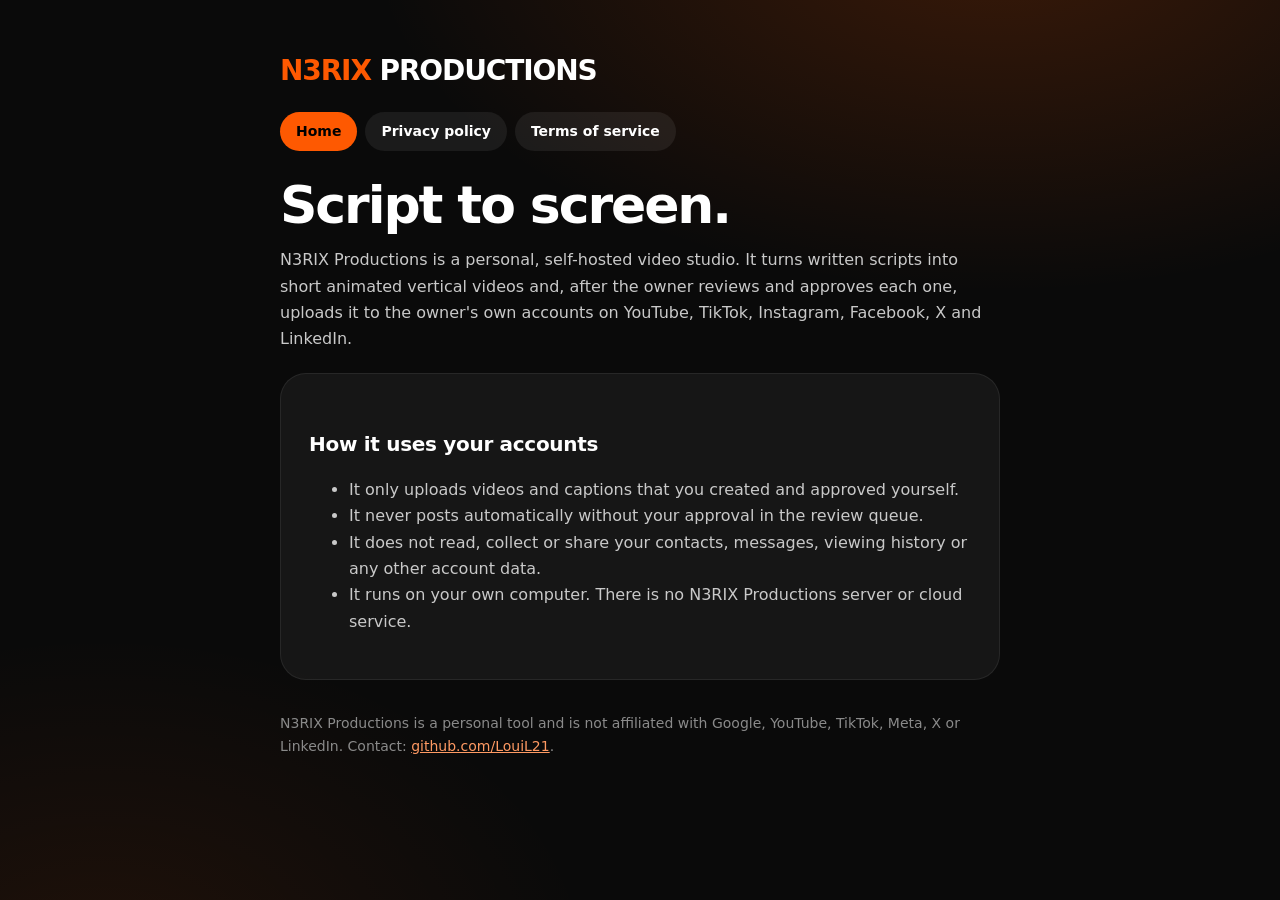
<file: index.html>
<!doctype html>
<html lang="en">
<head>
<meta charset="utf-8">
<meta name="viewport" content="width=device-width, initial-scale=1">
<title>N3RIX Productions</title>
<meta name="description" content="N3RIX Productions is a personal video studio that publishes the owner's own short videos to their own social accounts.">
<link rel="stylesheet" href="style.css">
</head>
<body>
<main>
  <div class="wordmark"><b>N3RIX</b> PRODUCTIONS</div>
  <nav><a class="on" href="./">Home</a><a href="privacy.html">Privacy policy</a><a href="terms.html">Terms of service</a></nav>
  <h1>Script to screen.</h1>
  <p>N3RIX Productions is a personal, self-hosted video studio. It turns written scripts into short animated vertical videos and, after the owner reviews and approves each one, uploads it to the owner's own accounts on YouTube, TikTok, Instagram, Facebook, X and LinkedIn.</p>
  <div class="card">
    <h2>How it uses your accounts</h2>
    <ul>
      <li>It only uploads videos and captions that you created and approved yourself.</li>
      <li>It never posts automatically without your approval in the review queue.</li>
      <li>It does not read, collect or share your contacts, messages, viewing history or any other account data.</li>
      <li>It runs on your own computer. There is no N3RIX Productions server or cloud service.</li>
    </ul>
  </div>
  <footer class="muted">N3RIX Productions is a personal tool and is not affiliated with Google, YouTube, TikTok, Meta, X or LinkedIn. Contact: <a href="https://github.com/LouiL21">github.com/LouiL21</a>.</footer>
</main>
</body>
</html>
</file>
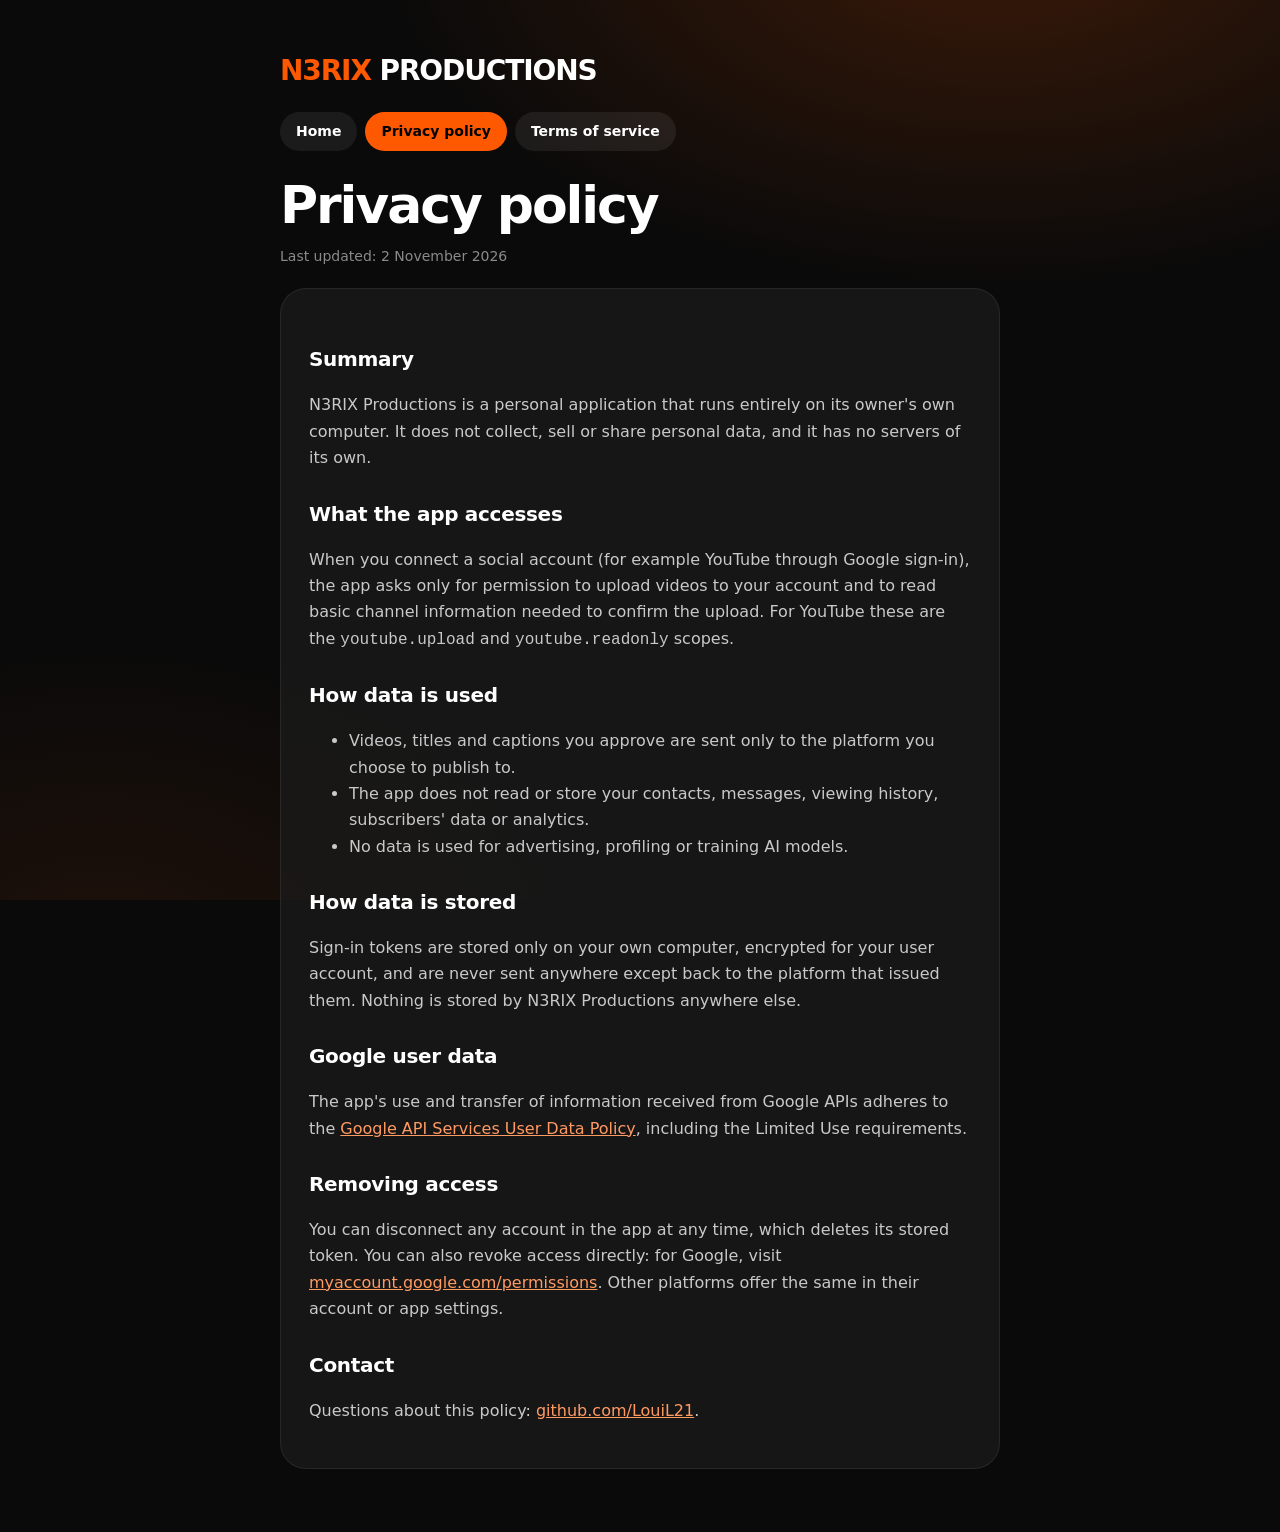
<file: privacy.html>
<!doctype html>
<html lang="en">
<head>
<meta charset="utf-8">
<meta name="viewport" content="width=device-width, initial-scale=1">
<title>Privacy policy · N3RIX Productions</title>
<link rel="stylesheet" href="style.css">
</head>
<body>
<main>
  <div class="wordmark"><b>N3RIX</b> PRODUCTIONS</div>
  <nav><a href="./">Home</a><a class="on" href="privacy.html">Privacy policy</a><a href="terms.html">Terms of service</a></nav>
  <h1>Privacy policy</h1>
  <p class="muted">Last updated: 2 November 2026</p>

  <div class="card">
    <h2>Summary</h2>
    <p>N3RIX Productions is a personal application that runs entirely on its owner's own computer. It does not collect, sell or share personal data, and it has no servers of its own.</p>

    <h2>What the app accesses</h2>
    <p>When you connect a social account (for example YouTube through Google sign-in), the app asks only for permission to upload videos to your account and to read basic channel information needed to confirm the upload. For YouTube these are the <code>youtube.upload</code> and <code>youtube.readonly</code> scopes.</p>

    <h2>How data is used</h2>
    <ul>
      <li>Videos, titles and captions you approve are sent only to the platform you choose to publish to.</li>
      <li>The app does not read or store your contacts, messages, viewing history, subscribers' data or analytics.</li>
      <li>No data is used for advertising, profiling or training AI models.</li>
    </ul>

    <h2>How data is stored</h2>
    <p>Sign-in tokens are stored only on your own computer, encrypted for your user account, and are never sent anywhere except back to the platform that issued them. Nothing is stored by N3RIX Productions anywhere else.</p>

    <h2>Google user data</h2>
    <p>The app's use and transfer of information received from Google APIs adheres to the <a href="https://developers.google.com/terms/api-services-user-data-policy">Google API Services User Data Policy</a>, including the Limited Use requirements.</p>

    <h2>Removing access</h2>
    <p>You can disconnect any account in the app at any time, which deletes its stored token. You can also revoke access directly: for Google, visit <a href="https://myaccount.google.com/permissions">myaccount.google.com/permissions</a>. Other platforms offer the same in their account or app settings.</p>

    <h2>Contact</h2>
    <p>Questions about this policy: <a href="https://github.com/LouiL21">github.com/LouiL21</a>.</p>
  </div>
</main>
</body>
</html>
</file>
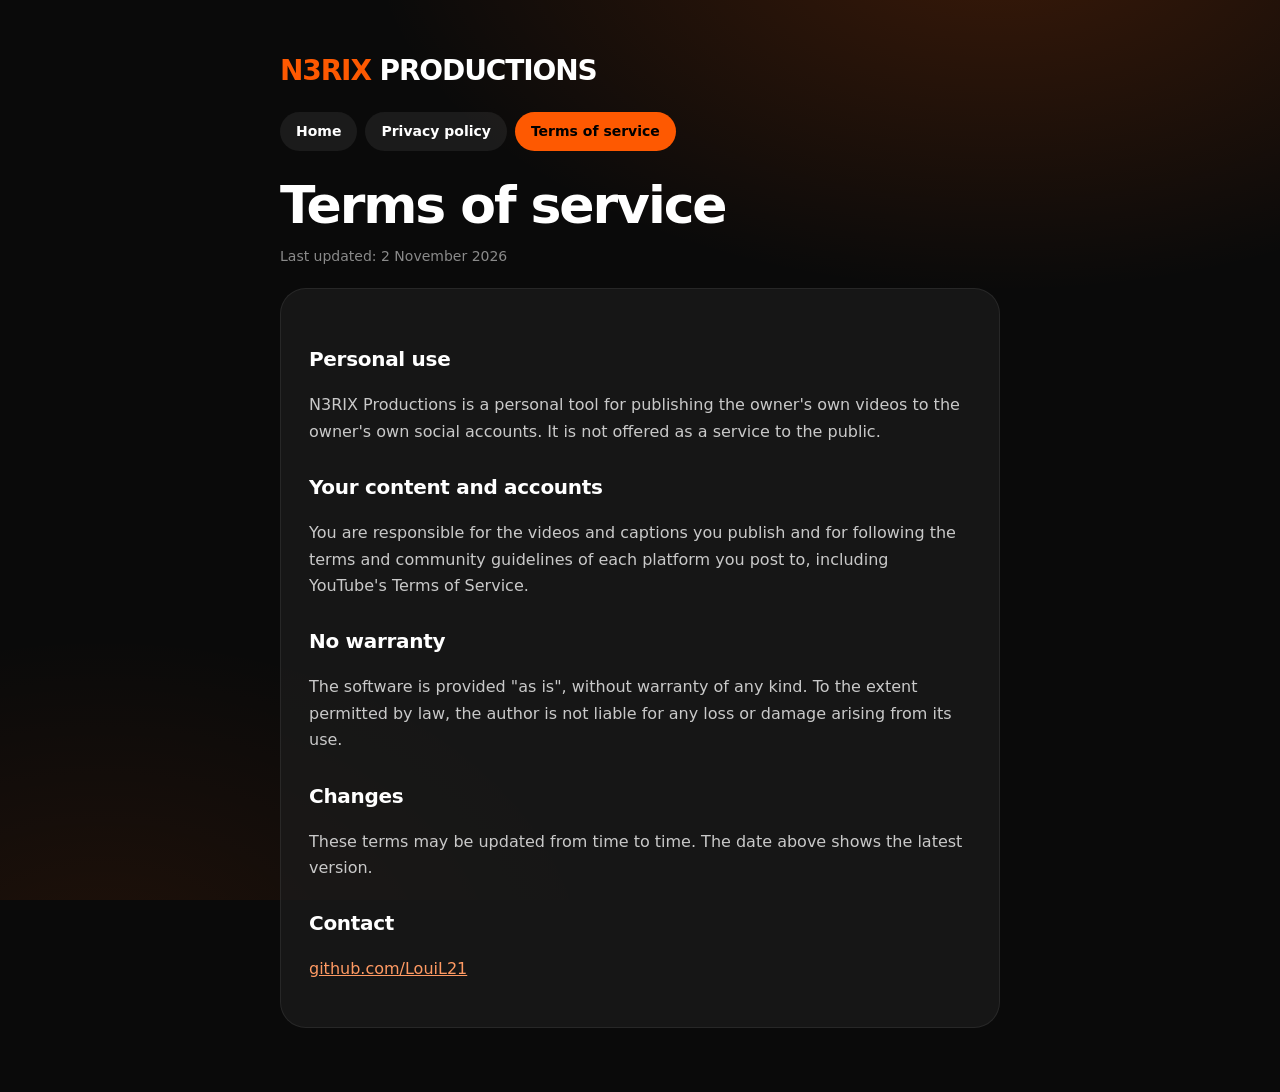
<file: terms.html>
<!doctype html>
<html lang="en">
<head>
<meta charset="utf-8">
<meta name="viewport" content="width=device-width, initial-scale=1">
<title>Terms of service · N3RIX Productions</title>
<link rel="stylesheet" href="style.css">
</head>
<body>
<main>
  <div class="wordmark"><b>N3RIX</b> PRODUCTIONS</div>
  <nav><a href="./">Home</a><a href="privacy.html">Privacy policy</a><a class="on" href="terms.html">Terms of service</a></nav>
  <h1>Terms of service</h1>
  <p class="muted">Last updated: 2 November 2026</p>

  <div class="card">
    <h2>Personal use</h2>
    <p>N3RIX Productions is a personal tool for publishing the owner's own videos to the owner's own social accounts. It is not offered as a service to the public.</p>

    <h2>Your content and accounts</h2>
    <p>You are responsible for the videos and captions you publish and for following the terms and community guidelines of each platform you post to, including YouTube's Terms of Service.</p>

    <h2>No warranty</h2>
    <p>The software is provided "as is", without warranty of any kind. To the extent permitted by law, the author is not liable for any loss or damage arising from its use.</p>

    <h2>Changes</h2>
    <p>These terms may be updated from time to time. The date above shows the latest version.</p>

    <h2>Contact</h2>
    <p><a href="https://github.com/LouiL21">github.com/LouiL21</a></p>
  </div>
</main>
</body>
</html>
</file>
<file: style.css>
:root { color-scheme: dark; --accent: #fe5901; --fg: #fff; --fg2: #c9c9c9; --muted: #8a8a8a; }
* { box-sizing: border-box; }
body {
  margin: 0; min-height: 100vh; color: var(--fg);
  font: 16px/1.65 system-ui, 'Segoe UI', Roboto, Helvetica, Arial, sans-serif;
  background:
    radial-gradient(900px 520px at 78% -8%, rgb(254 89 1 / .2), transparent 70%),
    radial-gradient(700px 480px at 8% 108%, rgb(254 89 1 / .09), transparent 70%),
    #0a0a0a;
  background-attachment: fixed;
}
main { max-width: 760px; margin: 0 auto; padding: 48px 20px 64px; }
.card { background: rgb(28 28 28 / .72); border: 1px solid rgb(255 255 255 / .07); border-radius: 26px; padding: 28px; margin-top: 20px; }
.wordmark { font-weight: 800; font-size: 28px; letter-spacing: -.04em; }
.wordmark b { color: var(--accent); }
h1 { font-size: clamp(34px, 7vw, 52px); line-height: 1; letter-spacing: -.04em; margin: 28px 0 8px; font-weight: 800; }
h2 { font-size: 20px; margin: 26px 0 6px; letter-spacing: -.3px; }
p, li { color: var(--fg2); }
a { color: #ff9a63; }
nav { display: flex; gap: 8px; flex-wrap: wrap; margin-top: 18px; }
nav a { text-decoration: none; color: var(--fg); background: rgb(255 255 255 / .07); padding: 8px 16px; border-radius: 999px; font-weight: 600; font-size: 14px; }
nav a.on { background: var(--accent); color: #000; }
.muted { color: var(--muted); font-size: 14px; }
footer { margin-top: 32px; }
</file>
